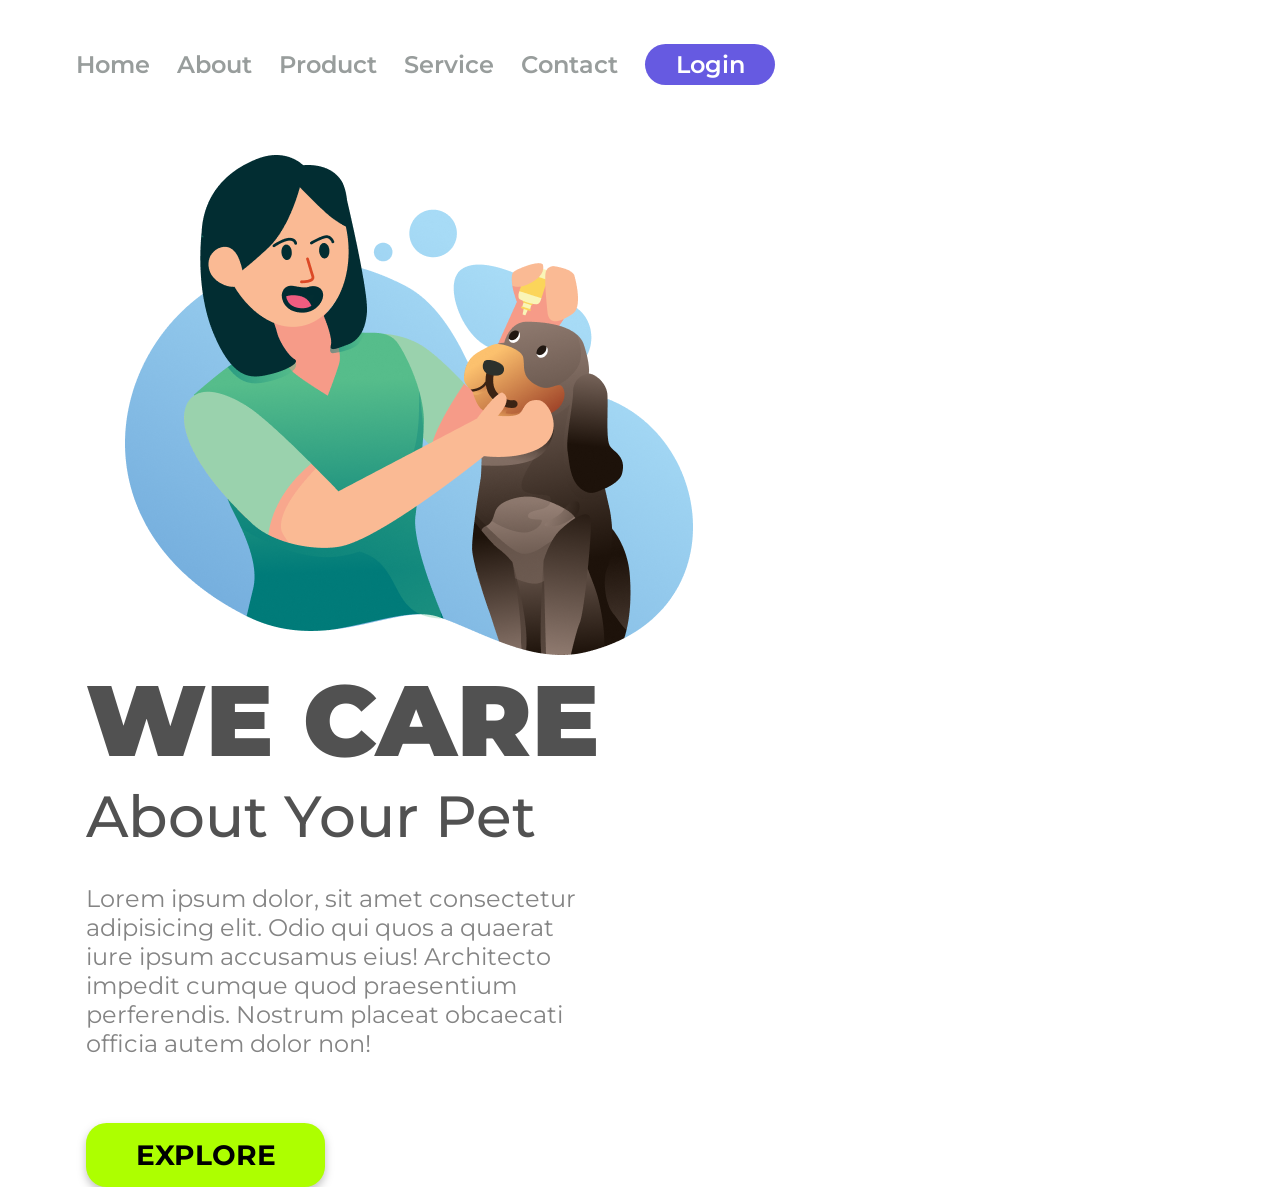
<file: PROJETO_WECARE/index.html>
<!DOCTYPE html>
<html lang="en">

<head>
    <meta charset="UTF-8">
    <meta name="viewport" content="width=device-width, initial-scale=1.0">
    <link rel="preconnect" href="https://fonts.googleapis.com">
    <link rel="preconnect" href="https://fonts.gstatic.com" crossorigin>
    <link href="https://fonts.googleapis.com/css2?family=Montserrat:ital,wght@0,100..900;1,100..900&display=swap"
        rel="stylesheet">
    <link rel="stylesheet" href="./styles.css">
    <title>We Care</title>
</head>

<body>
    <header>
        <a class="link-header">Home</a>
        <a class="link-header">About</a>
        <a class="link-header">Product</a>
        <a class="link-header">Service</a>
        <a class="link-header">Contact</a>
        <button class="button-reader">Login</button>
    </header>
    <main>
        <img src="./img/WE-CARE.png" alt="we-care-logo" class="logo-image">

        <section>
            <h1>WE CARE</h1>
            <h2>About Your Pet</h2>
            <p>Lorem ipsum dolor, sit amet consectetur adipisicing elit. Odio qui quos a quaerat iure ipsum accusamus
                eius!
                Architecto impedit cumque quod praesentium perferendis. Nostrum placeat obcaecati officia autem dolor
                non!
            </p>
            
            <button class="button-explore">EXPLORE</button>
            
        </section>
    </main>
</body>

</html>
</file>
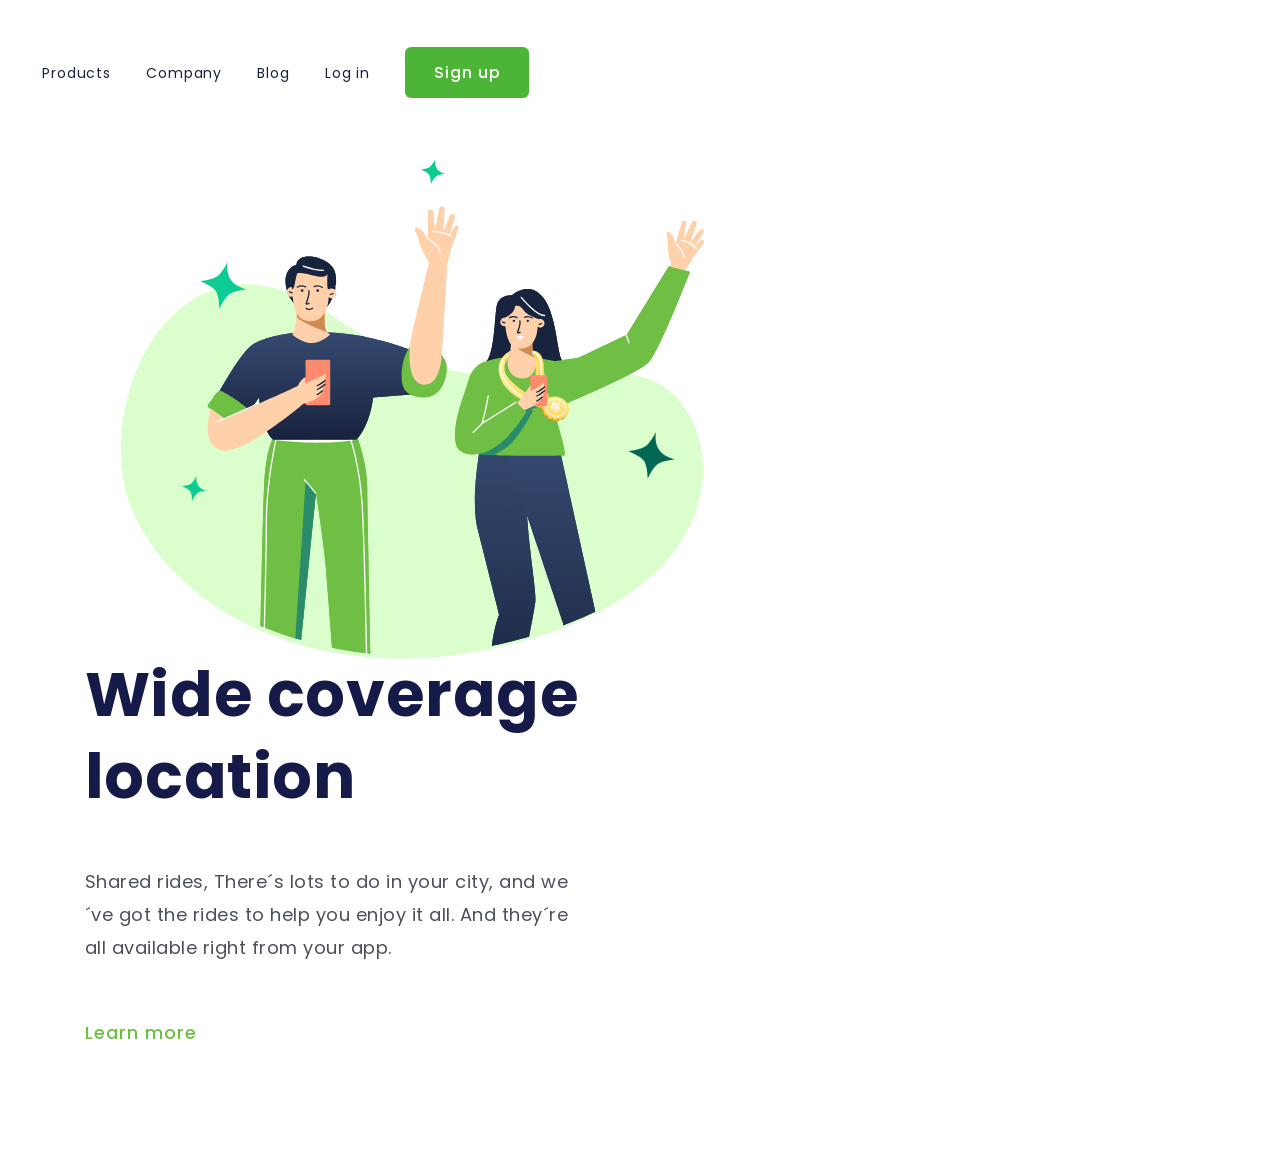
<file: PROJETO_WIDE_COVERAGE/index.html>
<!DOCTYPE html>
<html lang="pt-br">

<head>
    <meta charset="UTF-8">
    <meta name="viewport" content="width=device-width, initial-scale=1.0">
    <link rel="stylesheet" href="styles.css">
    <link rel="preconnect" href="https://fonts.googleapis.com">
    <link rel="preconnect" href="https://fonts.gstatic.com" crossorigin>
    <link
        href="https://fonts.googleapis.com/css2?family=Poppins:ital,wght@0,100;0,200;0,300;0,400;0,500;0,600;0,700;0,800;0,900;1,100;1,200;1,300;1,400;1,500;1,600;1,700;1,800;1,900&display=swap"
        rel="stylesheet">
    <title>PROJETO WIDE COVERAGE LOCATION</title>
</head>

<body>
    <header>
        <a class="link-header">Products</a>
        <a class="link-header">Company</a>
        <a class="link-header">Blog</a>
        <a class="link-header">Log in</a>
        <button class="button-reader">Sign up</button>
    </header>

    <main>
        <img class="logo-congratulations" src="./img/congratulation.svg" alt="Congratulations">

        <section>
            <h1>Wide coverage location</h1>
            <p>Shared rides, There´s lots to do in your city, and we´ve got the rides to help you enjoy it all. And
                they´re all available right from your app.</p>
            <a href="learn-more.html" target="_blank" class="link-learn-more">Learn more</a>
        </section>
    </main>
</body>

</html>
</file>
<file: PROJETO_WECARE/styles.css>
* {
    font-family: "Montserrat", sans-serif;
    margin: 0;
    padding: 0;
    box-sizing: border-box;
}

header {
    margin: 44px 0 70px 76px;
}

.link-header {
    font-weight: 600;
    font-size: 24px;
    line-height: 29px;
    color: #989D9C;
    cursor: pointer;
    margin-right: 23px;
}

.button-reader {
    background: #665AE1;
    border-radius: 20.5px;
    width: 130px;
    height: 41px;
    border: none;
    font-weight: 600;
    font-size: 24px;
    line-height: 29px;
    color: #FFFFFF;
    cursor: pointer;
}

.logo-image {
    width: 568px;
    height: 500px;
    margin-left: 125px;
    display: inline-block;
}

section {
    display: inline-block;
    margin-left: 86px;
}

h1 {
    font-weight: 900;
    font-size: 100px;
    line-height: 122px;
    color: #515151;
}

h2 {
    font-weight: 500;
    font-size: 58px;
    line-height: 71px;
    color: #515151;
}

p {
    font-weight: 400;
    font-size: 24px;
    line-height: 29px;
    color: #848484;
    width: 515px;
    margin-top: 32px;
    margin-bottom: 65px;
}

.button-explore {
    background: #ADFF00;
    border-radius: 20.5px;
    width: 239px;
    height: 64px;
    border: none;
    font-weight: 700;
    font-size: 28px;
    line-height: 26.02px;
    color: #000000;
    cursor: pointer;
    filter: drop-shadow(0px 4px 4px rgba(0, 0, 0, 0.25));

    /* Adiciona a transição para o movimento e a sombra mudarem de forma suave */
    transition: all 0.3s ease;
}

/* Efeito de ressalte ao passar o rato */
.button-explore:hover {
    filter: drop-shadow(0px 8px 8px rgba(0, 0, 0, 0.3));
    /* Aumenta a sombra */
    transform: translateY(-3px);
    /* Dá um leve salto para cima */
}

@media screen and (max-width: 768px) {

    header {
        display: none !important;
    }

    /* O main passa a ser a "moldura" com o padding lateral seguro para qualquer telemóvel */
    main {
        width: 100% !important;
        padding-left: 20px !important;
        padding-right: 20px !important;
        box-sizing: border-box !important;
        display: block !important;
    }

    /* A section e a imagem agora respeitam o espaço interno criado pelo main */
    section {
        display: block !important;
        width: 100% !important;
        margin: 0 !important;
        padding: 0 !important;
        box-sizing: border-box !important;
    }


    /* Força a imagem a encolher e ajustar-se à largura exata da tela do telemóvel */
    .logo-image {
        width: 100% !important;
        /* Desconta o total das duas margens no tamanho da imagem */
        max-width: 100% !important;
        height: auto !important;
        margin-left: 0px !important;
        /* Deixa exatamente 14px de margem à esquerda */
        margin-right: 0px !important;
        /* Deixa exatamente 22px de margem à direita */
        margin-top: 149px !important;
        margin-bottom: 24px !important;
        display: block !important;
        box-sizing: border-box !important;
    }

    h1 {
        font-weight: 900;
        font-size: 50px;
        line-height: 52px;
        color: #515151;
        text-align: center;
        /* As margens que pediste: */
        margin-top: 0px !important;
        margin-bottom: 7px !important;
        margin-left: 0px !important;
        margin-right: 0px !important;
    }

    h2 {
        font-weight: 500;
        font-size: 30px;
        line-height: 37px;
        color: #515151;
        text-align: center;
        /* As margens que pediste: */
        margin-top: 0px !important;
        margin-bottom: 17px !important;
        margin-left: 0px !important;
        margin-right: 0px !important;
    }

    p {
        display: none;
    }

    .button-explore {
        display: block !important;
        /* Permite que o botão aceite margens de bloco */
        margin-top: 0px !important;
        margin-bottom: 50px !important;
        margin-left: auto !important;
        margin-right: auto !important;
    }


}
</file>
<file: PROJETO_WIDE_COVERAGE/styles.css>
* {
    font-family: "Poppins", sans-serif;
    margin: 0;
    padding: 0;
    box-sizing: border-box;
}

header {
    margin: 47px 0 0 42px;
}

.link-header {
    font-weight: 400;
    font-size: 14px;
    line-height: 21px;
    text-align: center;
    letter-spacing: 0.88px;
    margin-right: 31px;
    color: #17233D;
    cursor: pointer;
}

.button-reader {
    background: #4CB538;
    border: 2px solid #4CB538;
    border-radius: 6px;
    width: 124px;
    height: 51px;
    border: none;
    font-weight: 500;
    font-size: 16px;
    line-height: 24px;
    color: #FFFFFF;
    letter-spacing: 1px;
    cursor: pointer;
}

.logo-congratulations {
    width: 595.18px;
    height: 500px;
    margin-left: 121px;
    margin-top: 163px;
    display: inline-block;
    position: relative;
    bottom: 102px;
}

.link-learn-more {
    font-weight: 500;
    font-size: 18px;
    line-height: 27px;
    letter-spacing: 1px;
    color: #6FBF44;
    cursor: pointer;
}

section {
    display: inline-block;
    margin-left: 84.82px;
    position: relative;
    bottom: 114px;
}

h1 {
    font-weight: 700;
    font-size: 62px;
    line-height: 82px;
    letter-spacing: 0.6px;
    color: #161A49;
    width: 582px;
    height: 164px;
}

p {
    font-weight: 400;
    font-size: 18px;
    line-height: 33px;
    letter-spacing: 0.5px;
    color: #4b505a;
    width: 493px;
    height: 99px;
    margin-top: 47px;
    margin-bottom: 55px;
}

a {
    text-decoration: none;
}

/* ==========================================
   AJUSTES PARA TELEMÓVEL / CELULAR (RESPONSIVO)
   ========================================== */

@media screen and (max-width: 768px) {

     /* Zera a margem que está a puxar o header para o lado e aplica os espaçamentos corretos */
    header {
        display: flex;
        justify-content: flex-end;
        align-items: center;
        width: 100%;
        max-width: 100vw;
        margin: 0 !important;
        /* Zera aquela margem de 42px à esquerda e 47px em cima */
        padding-top: 17px;
        padding-right: 15px;
        padding-bottom: 76px;
    }

    header a,
    .link-header {
        display: none !important;
        width: 0 !important;
        height: 0 !important;
        margin: 0 !important;
        padding: 0 !important;
        visibility: hidden !important;
        position: absolute !important;
    }

    /* Transforma o main em uma coluna flexível */
    main {
        display: flex;
        flex-direction: column;
        align-items: center;
        width: 100%;
    }

    /* Deixa a section (texto) normal, no topo */
    section {
        order: 1;
        position: static !important;
        margin: 0 auto !important;
        /* Zera as margens laterais automáticas e centraliza */
        padding: 0 43px !important;
        /* Adiciona um respiro nas bordas laterais do ecrã */
        width: 100% !important;
        max-width: 100% !important;
        text-align: center !important;
        /* Centraliza o título, parágrafo e o link */
    }

    /* Joga a imagem para baixo da section de forma limpa */
    .logo-congratulations {
        order: 2;
        position: static !important;
        margin-top: 30px !important;
        margin-bottom: 0 !important;
        max-width: 100%;
        height: auto;
    }     

    .button-reader {
        margin: 0 !important;
    }

    section h1 {
        font-weight: 700;
        font-size: 30px;
        line-height: 30px;
        letter-spacing: 0.6px;
        color: #161A49;
        text-align: center !important;
        max-width: 100%;
        height: auto;
        margin-bottom: 29px;
    }

    section p {
        font-weight: 400;
        font-size: 18px;
        line-height: 33px;
        letter-spacing: 0.5px;
        color: #4b505a;
        text-align: center;
        max-width: 100%;
        height: auto;
        margin: 0 0 26px 0 !important;    
    }

    main img{
        margin: 29px 0 0 0 !important;
    }

}
</file>
